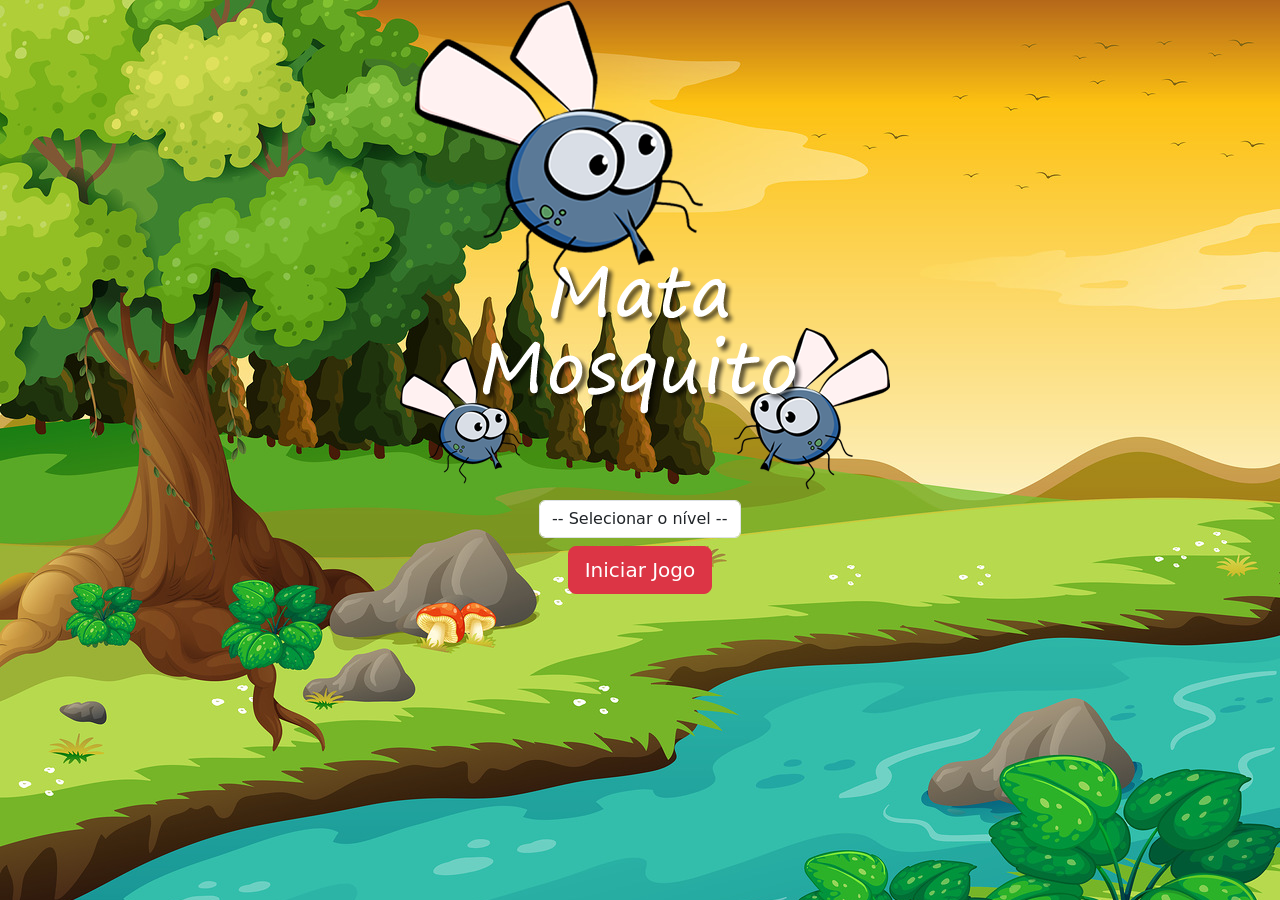
<file: AppGameMataMosquito/index.html>
<!DOCTYPE html>
<html lang="pt-br">
<head>
	<meta charset="UTF-8">
	<meta name="viewport" content="width=device-width, initial-scale=1.0">
	<title>Vitória | Mata Mosquito</title>
	<link href="https://cdn.jsdelivr.net/npm/bootstrap@5.3.2/dist/css/bootstrap.min.css" rel="stylesheet" integrity="sha384-T3c6CoIi6uLrA9TneNEoa7RxnatzjcDSCmG1MXxSR1GAsXEV/Dwwykc2MPK8M2HN" crossorigin="anonymous">
	<link rel="stylesheet" type="text/css" href="estilo.css">

	<script type="text/javascript">
		function iniciarJogo() {
			var nivel = document.getElementById('nivel').value

			if(nivel === '') {
				alert('Selecione um nível para iniciar o jogo')
				return false
			}

			window.location.href = "app.html?" + nivel
		}
	</script>
</head>
<body>
	<div class="container"><!-- Inicio container -->
		<div class="row"><!-- Inicio row -->
			<div class="col-md-12"><!-- Inicio coluna -->
				<div class="d-flex justify-content-center"><!-- Inicio centralizando imagem -->
					<img src="imagens/game.png" /><!-- Inicio e fim imagem -->
				</div><!--/fim centralizando imagem -->
			</div><!--/fim coluna -->
		</div><!--/fim row -->

		<div class="row"><!-- Inicio row -->
			<div class="col-md-12"><!-- Inicio coluna -->
				<div class="d-flex justify-content-center"><!-- Inicio centralizando imagem -->
					<div class="mb-2"><!-- Inicio margem Button-->
						<select class="form-control" id="nivel"><!-- Inicio seleção de nível -->
							<option value="">-- Selecionar o nível --</option>
							<option value="normal">Normal</option>
							<option value="dificil">Difícil</option>
							<option value="chucknorris">Chuck Norris</option>
						</select><!--/fim seleção de nível -->
					</div><!--/fim margem Button-->
				</div><!--/fim centralizando imagem -->
			</div><!--/fim coluna -->
		</div><!--/fim row -->

		<div class="row"><!-- Inicio row -->
			<div class="col-md-12"><!-- Inicio coluna -->
				<div class="d-flex justify-content-center"><!-- Inicio centralizando imagem -->
					<button type="button" class="btn btn-danger btn-lg" onclick="iniciarJogo()">Iniciar Jogo</button><!-- Inicio e fim botão -->
				</div><!--/fim centralizando imagem -->
			</div><!--/fim coluna -->
		</div><!--/fim row -->

	</div><!--/fim container -->
</body>
</html>
</file>
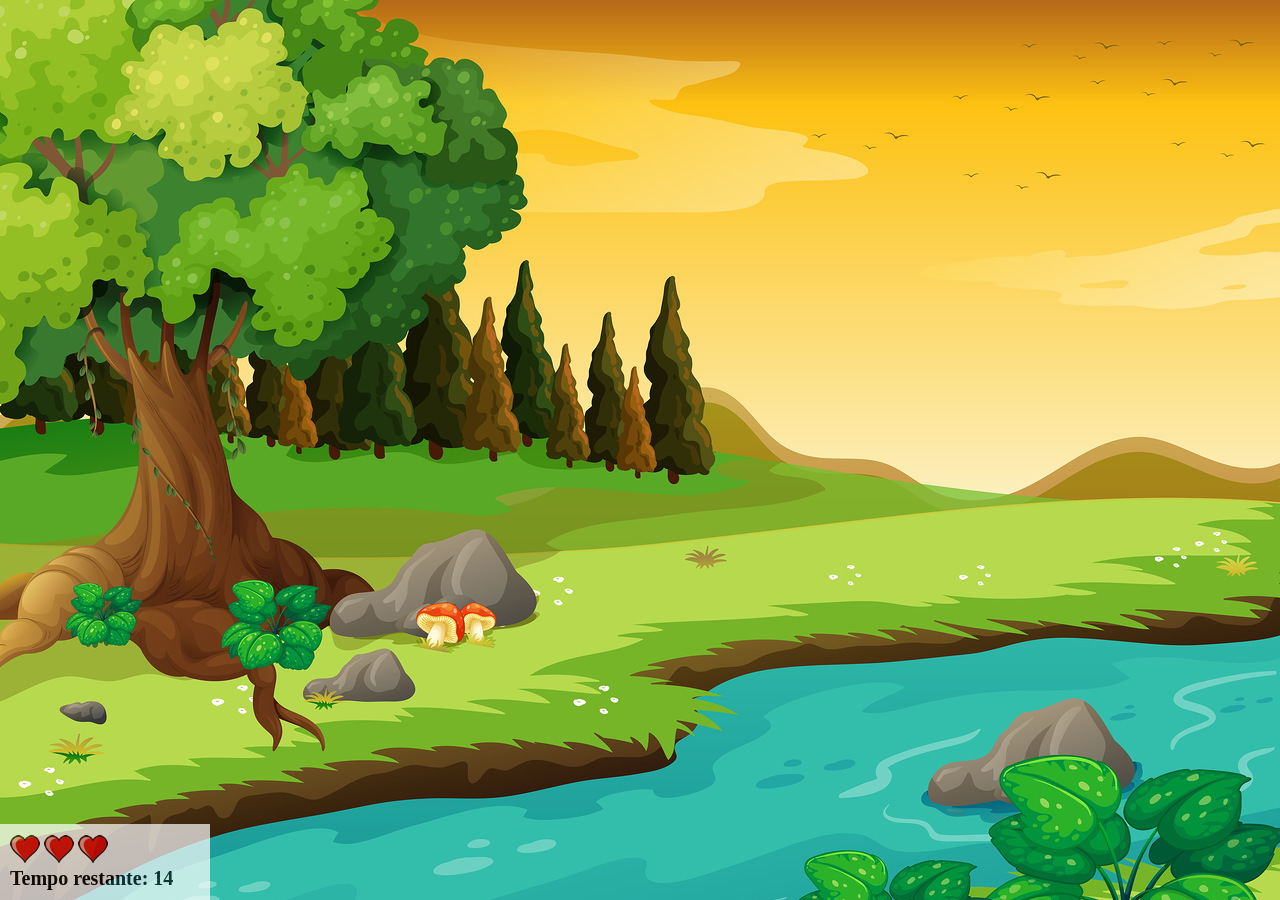
<file: AppGameMataMosquito/app.html>
<!DOCTYPE html>
<html>
<head>
	<title>Mata Mosquito</title>
	<link rel="stylesheet" type="text/css" href="estilo.css" />
	<script src="jogo.js"></script>
</head>

<body onresize="ajustaTamanhoPalcoJogo()">

	<div class="painel">
		<div class="vidas">
			<img id="v1" src="imagens/coracao_cheio.png" />
			<img id="v2" src="imagens/coracao_cheio.png" />
			<img id="v3" src="imagens/coracao_cheio.png" />
		</div>
		<div class="cronometro">Tempo restante: <span id="cronometro"></span></div>
	</div>

	<!--Chamando function/função-->
	<script>
		//Atribuindo tempo
		document.getElementById('cronometro').innerHTML = tempo

		//Ação que será executada a cada 1 segundo acrescentando mosquito na tela
		var criaMosquito = setInterval(function() {
			posicaoRandomica()
		}, criaMosquitoTempo)
	</script>
</body>
</html>
</file>
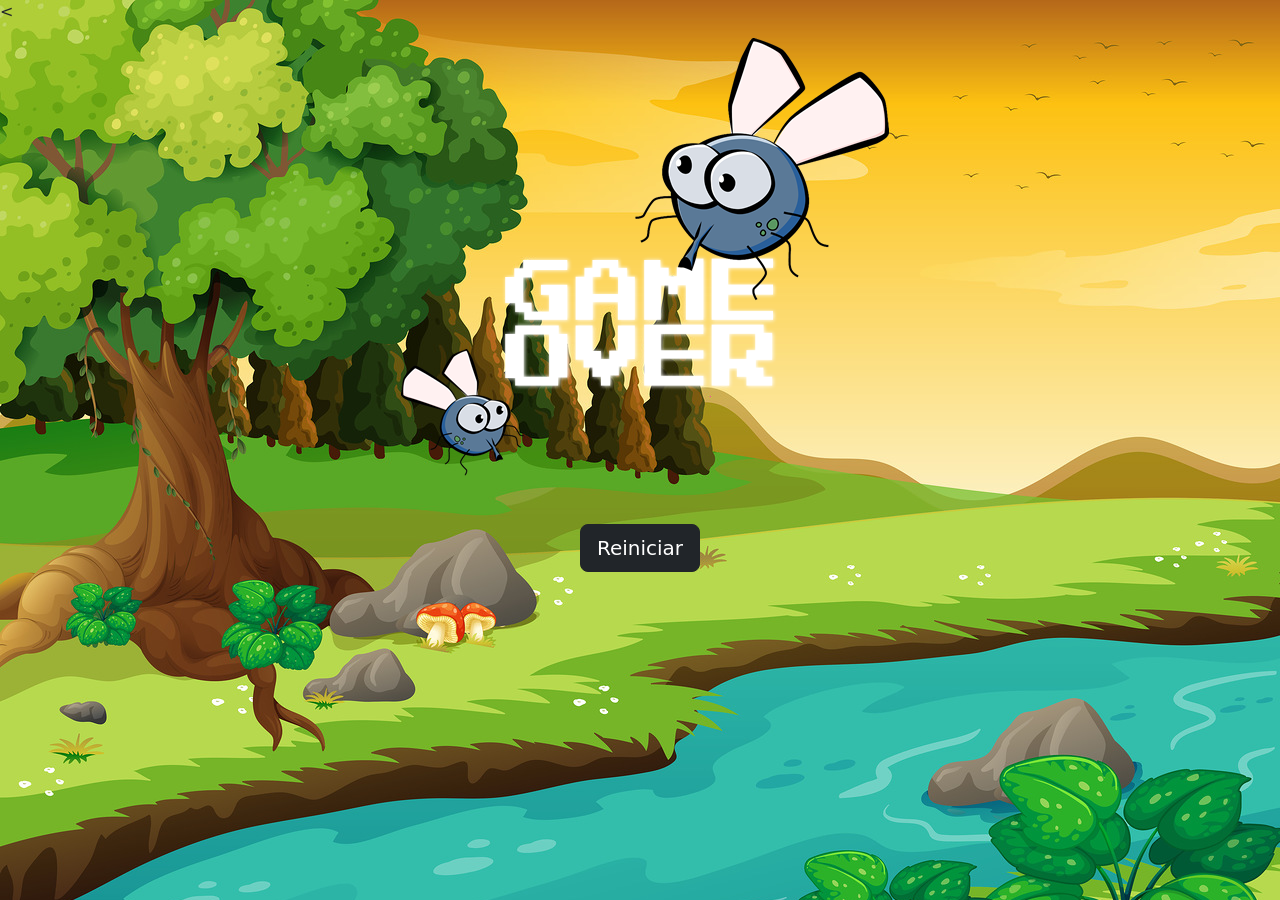
<file: AppGameMataMosquito/fim_de_jogo.html>
<<!DOCTYPE html>
<html lang="en">
<head>
	<meta charset="UTF-8">
	<meta name="viewport" content="width=device-width, initial-scale=1.0">
	<title>Fim de Jogo | Mata Mosquito</title>
	<link href="https://cdn.jsdelivr.net/npm/bootstrap@5.3.2/dist/css/bootstrap.min.css" rel="stylesheet" integrity="sha384-T3c6CoIi6uLrA9TneNEoa7RxnatzjcDSCmG1MXxSR1GAsXEV/Dwwykc2MPK8M2HN" crossorigin="anonymous">
	<link rel="stylesheet" type="text/css" href="estilo.css">
</head>
<body>
	<div class="container"><!-- Inicio container -->
		<div class="row"><!-- Inicio row -->
			<div class="col-md-12"><!-- Inicio coluna -->
				<div class="d-flex justify-content-center"><!-- Inicio centralizando imagem -->
					<img src="imagens/game_over.png" /><!-- Inicio e fim imagem -->
				</div><!--/fim centralizando imagem -->
			</div><!--/fim coluna -->
		</div><!--/fim row -->

		<div class="row"><!-- Inicio row -->
			<div class="col-md-12"><!-- Inicio coluna -->
				<div class="d-flex justify-content-center"><!-- Inicio centralizando imagem -->
					<button type="button" class="btn btn-dark btn-lg" onclick="window.location.href = 'app.html' ">Reiniciar</button><!-- Inicio e fim botão -->
				</div><!--/fim centralizando imagem -->
			</div><!--/fim coluna -->
		</div><!--/fim row -->

	</div><!--/fim container -->
</body>
</html>
</file>
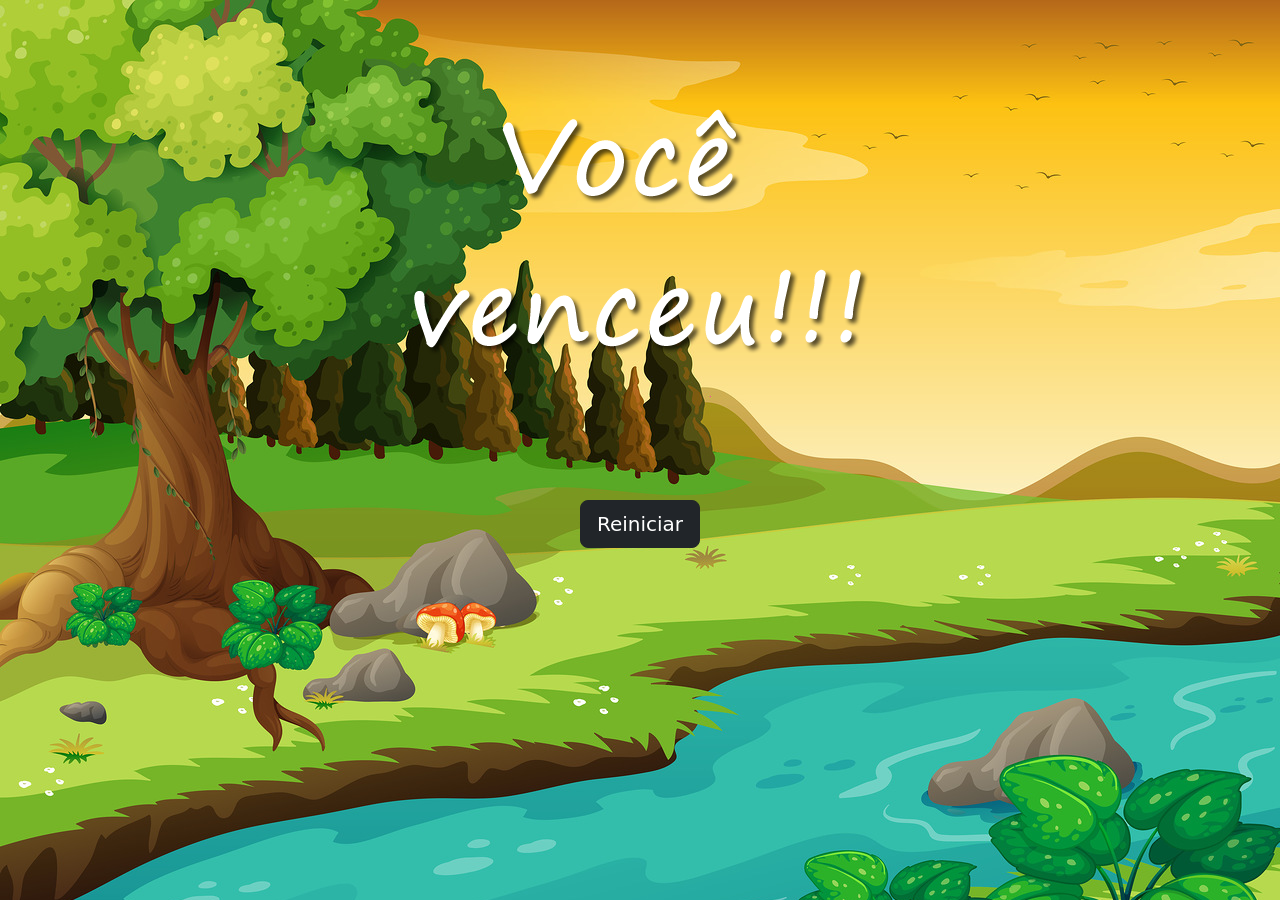
<file: AppGameMataMosquito/vitoria.html>
<!DOCTYPE html>
<html lang="en">
<head>
	<meta charset="UTF-8">
	<meta name="viewport" content="width=device-width, initial-scale=1.0">
	<title>Vitória | Mata Mosquito</title>
	<link href="https://cdn.jsdelivr.net/npm/bootstrap@5.3.2/dist/css/bootstrap.min.css" rel="stylesheet" integrity="sha384-T3c6CoIi6uLrA9TneNEoa7RxnatzjcDSCmG1MXxSR1GAsXEV/Dwwykc2MPK8M2HN" crossorigin="anonymous">
	<link rel="stylesheet" type="text/css" href="estilo.css">
</head>
<body>
	<div class="container"><!-- Inicio container -->
		<div class="row"><!-- Inicio row -->
			<div class="col-md-12"><!-- Inicio coluna -->
				<div class="d-flex justify-content-center"><!-- Inicio centralizando imagem -->
					<img src="imagens/vitoria.png" /><!-- Inicio e fim imagem -->
				</div><!--/fim centralizando imagem -->
			</div><!--/fim coluna -->
		</div><!--/fim row -->

		<div class="row"><!-- Inicio row -->
			<div class="col-md-12"><!-- Inicio coluna -->
				<div class="d-flex justify-content-center"><!-- Inicio centralizando imagem -->
					<button type="button" class="btn btn-dark btn-lg" onclick="window.location.href = 'index.html' ">Reiniciar</button><!-- Inicio e fim botão -->
				</div><!--/fim centralizando imagem -->
			</div><!--/fim coluna -->
		</div><!--/fim row -->

	</div><!--/fim container -->
</body>
</html>
</file>
<file: AppGameMataMosquito/estilo.css>
html {
	cursor: url(imagens/mata_mosquito.png) 30 30, auto;
}

body {
	background-image: url(imagens/bg.jpg);
	background-repeat: no-repeat;
}

.mosquito1 {
	width: 50px;
	height: 50px;
}

.mosquito2 {
	width: 70px;
	height: 70px;
}

.mosquito3 {
	width: 90px;
	height: 90px;
}

.ladoA {
	transform: scaleX(1);
}

.ladoB {
	transform: scaleX(-1);
}

.painel {
	position: absolute;
	width: 190px;
	padding: 10px;
	left: 0px;
	bottom: 0px;
	border-top: solid 1px #fff;
	background-color: #fff;
	opacity: 0.7;
}

.vidas {
	float: left;
}

.cronometro {
	float: left;
	font-size: 20px;
	font-weight: bold;
}
</file>
